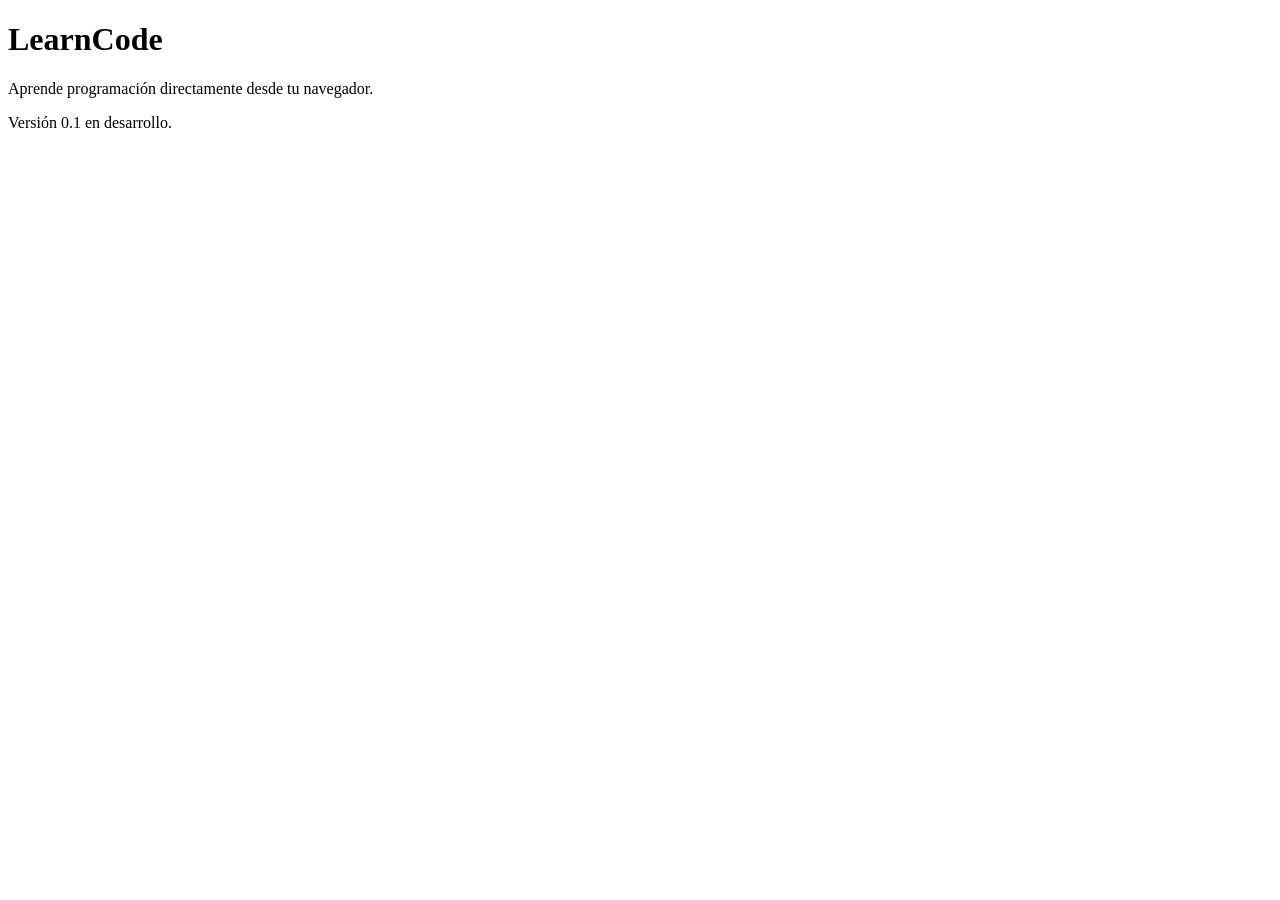
<file: index.html>
<!DOCTYPE html>
<html lang="es">
<head>
  <meta charset="UTF-8">
  <meta name="viewport" content="width=device-width, initial-scale=1.0">
  <title>LearnCode</title>
</head>
<body>
  <header>
    <h1>LearnCode</h1>
    <p>Aprende programación directamente desde tu navegador.</p>
  </header>
  <main>
    <p>Versión 0.1 en desarrollo.</p>
  </main>
</body>
</html>
</file>
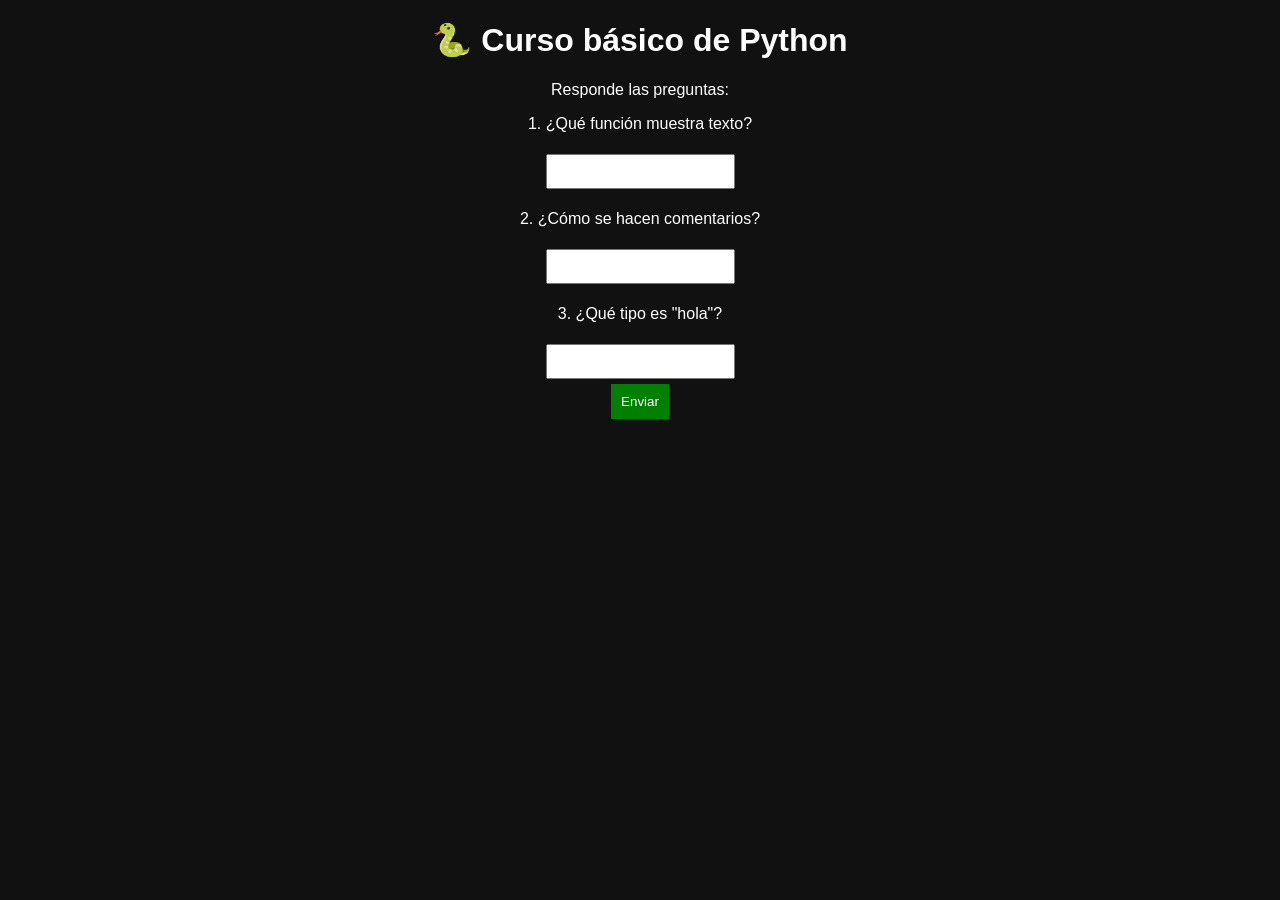
<file: templates/index.html>
<!DOCTYPE html>
<html>
<head>
    <title>Curso Python</title>
    <link rel="stylesheet" href="/static/style.css">
</head>
<body>

<h1>🐍 Curso básico de Python</h1>

<p>Responde las preguntas:</p>

<div>
    <p>1. ¿Qué función muestra texto?</p>
    <input id="q1">
</div>

<div>
    <p>2. ¿Cómo se hacen comentarios?</p>
    <input id="q2">
</div>

<div>
    <p>3. ¿Qué tipo es "hola"?</p>
    <input id="q3">
</div>

<button onclick="enviar()">Enviar</button>

<h2 id="resultado"></h2>

<script src="/static/script.js"></script>

</body>
</html>
</file>
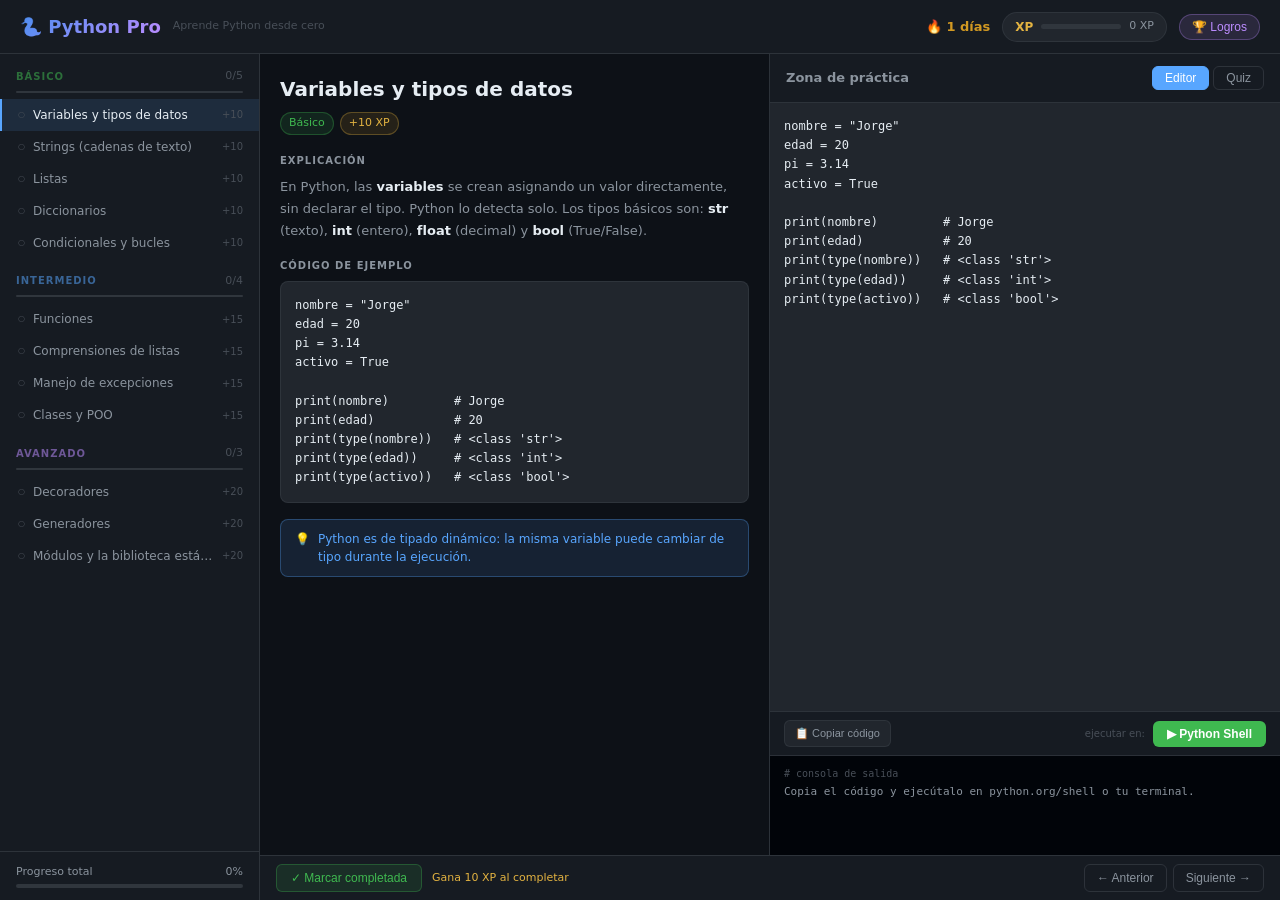
<file: python-pro.html>
<!DOCTYPE html>
<html lang="es">
<head>
<meta charset="UTF-8">
<meta name="viewport" content="width=device-width, initial-scale=1.0">
<title>Python Pro</title>
<style>
*{margin:0;padding:0;box-sizing:border-box}
:root{
  --bg:#0D1117;--s1:#161B22;--s2:#21262D;--s3:#30363D;
  --bd:rgba(48,54,61,0.9);
  --tx:#E6EDF3;--tm:#8B949E;--td:#484F58;
  --ac:#58A6FF;--acb:rgba(88,166,255,0.12);--acBd:rgba(88,166,255,0.3);
  --ok:#3FB950;--okb:rgba(63,185,80,0.12);--okBd:rgba(63,185,80,0.3);
  --wa:#D29922;--wab:rgba(210,153,34,0.12);
  --er:#F85149;--erb:rgba(248,81,73,0.12);
  --pu:#BC8CFF;--pub:rgba(188,140,255,0.12);--puBd:rgba(188,140,255,0.3);
  --ye:#E3B341;
  --r:8px;--sw:260px;
}
body{font-family:-apple-system,BlinkMacSystemFont,'Segoe UI',system-ui,sans-serif;background:var(--bg);color:var(--tx);height:100vh;overflow:hidden;font-size:14px;line-height:1.5}

/* Layout */
.app{display:grid;grid-template-columns:var(--sw) 1fr;grid-template-rows:54px 1fr;height:100vh}

/* Header */
.hdr{grid-column:1/-1;background:var(--s1);border-bottom:1px solid var(--bd);padding:0 20px;display:flex;align-items:center;justify-content:space-between}
.logo{font-size:18px;font-weight:700;background:linear-gradient(135deg,#4C8EF0,#BC8CFF);-webkit-background-clip:text;-webkit-text-fill-color:transparent;background-clip:text}
.hdr-stats{display:flex;align-items:center;gap:12px}
.xp-pill{display:flex;align-items:center;gap:8px;background:var(--s2);padding:5px 12px;border-radius:20px;border:1px solid var(--bd)}
.xp-lbl{color:var(--ye);font-weight:600;font-size:12px}
.xp-bar-w{width:80px;height:5px;background:var(--s3);border-radius:3px;overflow:hidden}
.xp-bar{height:100%;background:linear-gradient(90deg,#4C8EF0,#BC8CFF);border-radius:3px;transition:width .4s ease}
.streak{font-size:13px;color:var(--wa);font-weight:600}
.hdrbtn{padding:5px 12px;border-radius:20px;border:1px solid var(--puBd);background:var(--pub);color:var(--pu);font-size:12px;font-weight:500;cursor:pointer}

/* Sidebar */
.sb{background:var(--s1);border-right:1px solid var(--bd);overflow-y:auto;scrollbar-width:thin;scrollbar-color:var(--s3) transparent;display:flex;flex-direction:column}
.sb::-webkit-scrollbar{width:3px}.sb::-webkit-scrollbar-thumb{background:var(--s3)}
.sb-body{flex:1}
.cat-hdr{padding:14px 16px 6px;display:flex;justify-content:space-between;align-items:center}
.cat-ttl{font-size:10px;font-weight:600;text-transform:uppercase;letter-spacing:.1em;color:var(--tm)}
.cat-cnt{font-size:11px;color:var(--td)}
.cat-bar{height:2px;background:var(--s3);margin:0 16px 6px;border-radius:1px;overflow:hidden}
.cat-bar-f{height:100%;border-radius:1px;transition:width .4s}
.ls-item{padding:7px 16px;cursor:pointer;display:flex;align-items:center;gap:8px;border-left:2px solid transparent;transition:background .15s}
.ls-item:hover{background:var(--s2)}
.ls-item.active{background:var(--acb);border-left-color:var(--ac)}
.ls-dot{font-size:8px;color:var(--td);flex-shrink:0}
.ls-item.done .ls-dot{color:var(--ok)}
.ls-name{font-size:12px;color:var(--tm);flex:1;white-space:nowrap;overflow:hidden;text-overflow:ellipsis}
.ls-item.active .ls-name{color:var(--tx)}
.ls-xp{font-size:10px;color:var(--td)}
.sb-foot{padding:12px 16px;border-top:1px solid var(--bd)}
.tot-row{display:flex;justify-content:space-between;font-size:11px;color:var(--tm);margin-bottom:4px}
.tot-bar{height:4px;background:var(--s3);border-radius:2px;overflow:hidden}
.tot-fill{height:100%;background:linear-gradient(90deg,#3FB950,#58A6FF,#BC8CFF);border-radius:2px;transition:width .4s}

/* Right side */
.right{display:flex;flex-direction:column;overflow:hidden}
.panels{flex:1;display:grid;grid-template-columns:1fr 1fr;overflow:hidden}

/* Lesson panel */
.l-panel{padding:20px;overflow-y:auto;border-right:1px solid var(--bd);scrollbar-width:thin;scrollbar-color:var(--s3) transparent}
.l-panel::-webkit-scrollbar{width:3px}.l-panel::-webkit-scrollbar-thumb{background:var(--s3)}
.l-title{font-size:20px;font-weight:600;margin-bottom:8px}
.l-meta{display:flex;gap:6px;flex-wrap:wrap;margin-bottom:18px}
.pill{font-size:11px;padding:2px 8px;border-radius:20px;font-weight:500;border:1px solid}
.pill-ok{background:var(--okb);color:var(--ok);border-color:var(--okBd)}
.pill-ac{background:var(--acb);color:var(--ac);border-color:var(--acBd)}
.pill-pu{background:var(--pub);color:var(--pu);border-color:var(--puBd)}
.pill-ye{background:var(--wab);color:var(--ye);border-color:rgba(227,179,65,.3)}
.pill-done{background:var(--okb);color:var(--ok);border-color:var(--okBd)}
.sec-lbl{font-size:10px;font-weight:600;text-transform:uppercase;letter-spacing:.1em;color:var(--tm);margin-bottom:8px}
.l-exp{font-size:13px;line-height:1.7;color:var(--tm);margin-bottom:16px}
.l-exp strong{color:var(--tx)}
.code-block{background:var(--s2);border:1px solid var(--bd);border-radius:var(--r);padding:14px;font-family:'Fira Code','Cascadia Code','Consolas',monospace;font-size:12px;line-height:1.6;overflow-x:auto;white-space:pre;color:var(--tx);margin-bottom:16px}
.tip{background:var(--acb);border:1px solid var(--acBd);border-radius:var(--r);padding:10px 14px;font-size:12px;color:var(--ac);display:flex;gap:8px}

/* Practice panel */
.p-panel{display:flex;flex-direction:column;overflow:hidden}
.p-hdr{padding:12px 16px;border-bottom:1px solid var(--bd);background:var(--s1);display:flex;align-items:center;justify-content:space-between;flex-shrink:0}
.p-ttl{font-size:13px;font-weight:600;color:var(--tm)}
.tabs{display:flex;gap:4px}
.tab{padding:4px 12px;border-radius:6px;border:1px solid var(--bd);background:transparent;color:var(--tm);font-size:12px;cursor:pointer;transition:all .15s}
.tab:hover{background:var(--s2);color:var(--tx)}
.tab.on{background:var(--ac);color:#fff;border-color:var(--ac)}

/* Editor */
#ed-tab,#qz-tab{display:none;flex-direction:column;flex:1;overflow:hidden}
#ed-tab.on,#qz-tab.on{display:flex}
.code-ed{flex:1;padding:14px;font-family:'Fira Code','Cascadia Code','Consolas',monospace;font-size:12px;line-height:1.6;background:var(--s2);border:none;color:var(--tx);resize:none;outline:none}
.ed-foot{padding:8px 14px;border-top:1px solid var(--bd);background:var(--s1);display:flex;align-items:center;justify-content:space-between;flex-shrink:0}
.run-btn{padding:6px 14px;background:var(--ok);color:#fff;border:none;border-radius:6px;font-size:12px;font-weight:600;cursor:pointer;display:flex;align-items:center;gap:5px;transition:opacity .15s}
.run-btn:hover{opacity:.85}
.cp-btn{padding:6px 10px;background:var(--s2);color:var(--tm);border:1px solid var(--bd);border-radius:6px;font-size:11px;cursor:pointer;transition:all .15s}
.cp-btn:hover{color:var(--tx)}
.out{height:100px;background:#010409;border-top:1px solid var(--bd);padding:10px 14px;font-family:'Fira Code',monospace;font-size:11px;overflow-y:auto;flex-shrink:0}
.out-prompt{color:var(--td);margin-bottom:3px;font-size:10px}

/* Quiz */
.qz-wrap{flex:1;overflow-y:auto;padding:16px;scrollbar-width:thin;scrollbar-color:var(--s3) transparent}
.qz-wrap::-webkit-scrollbar{width:3px}.qz-wrap::-webkit-scrollbar-thumb{background:var(--s3)}
.qz-hdr{margin-bottom:16px}
.qz-ttl{font-size:14px;font-weight:600;margin-bottom:2px}
.qz-sub{font-size:11px;color:var(--tm)}
.q-block{margin-bottom:14px;background:var(--s2);border:1px solid var(--bd);border-radius:var(--r);padding:14px}
.q-num{font-size:10px;color:var(--td);margin-bottom:4px}
.q-txt{font-size:13px;font-weight:500;margin-bottom:10px}
.opts{display:flex;flex-direction:column;gap:5px}
.opt{padding:8px 12px;background:var(--s1);border:1px solid var(--bd);border-radius:6px;color:var(--tm);font-size:12px;cursor:pointer;text-align:left;display:flex;align-items:center;gap:8px;transition:all .15s}
.opt:hover:not(:disabled){border-color:var(--acBd);color:var(--tx);background:var(--acb)}
.opt.sel{border-color:var(--acBd);color:var(--ac);background:var(--acb)}
.opt.correct{border-color:var(--okBd);background:var(--okb);color:var(--ok)}
.opt.wrong{border-color:rgba(248,81,73,.3);background:var(--erb);color:var(--er)}
.opt-l{width:20px;height:20px;border-radius:50%;background:var(--s3);display:flex;align-items:center;justify-content:center;font-size:10px;font-weight:600;flex-shrink:0}
.opt.correct .opt-l{background:var(--ok);color:#fff}
.opt.wrong .opt-l{background:var(--er);color:#fff}
.opt.sel .opt-l{background:var(--ac);color:#fff}
.qz-res{margin-top:12px;padding:14px;border-radius:var(--r);text-align:center}
.qz-res.perfect{background:var(--okb);border:1px solid var(--okBd)}
.qz-res.good{background:var(--acb);border:1px solid var(--acBd)}
.qz-res.poor{background:var(--wab);border:1px solid rgba(210,153,34,.3)}
.res-score{font-size:26px;font-weight:700;margin-bottom:2px}
.qz-res.perfect .res-score{color:var(--ok)}
.qz-res.good .res-score{color:var(--ac)}
.qz-res.poor .res-score{color:var(--wa)}
.res-msg{font-size:12px;color:var(--tm);margin-bottom:8px}
.res-xp{font-size:12px;font-weight:600;color:var(--ye);margin-bottom:10px}
.res-btns{display:flex;gap:8px;justify-content:center;flex-wrap:wrap}

/* Buttons */
.btn-p{padding:7px 16px;background:linear-gradient(135deg,#4C8EF0,#7B5CF0);color:#fff;border:none;border-radius:6px;font-size:12px;font-weight:600;cursor:pointer;transition:opacity .15s}
.btn-p:hover{opacity:.9}
.btn-g{padding:7px 14px;background:transparent;color:var(--tm);border:1px solid var(--bd);border-radius:6px;font-size:12px;cursor:pointer;transition:all .15s}
.btn-g:hover{color:var(--tx);background:var(--s2)}

/* Bottom bar */
.bot{padding:8px 16px;border-top:1px solid var(--bd);background:var(--s1);display:flex;align-items:center;justify-content:space-between;flex-shrink:0}
.mk-btn{padding:6px 14px;border-radius:6px;border:1px solid var(--okBd);background:var(--okb);color:var(--ok);font-size:12px;font-weight:500;cursor:pointer;transition:all .15s}
.mk-btn.done{background:var(--ok);color:#fff;border-color:var(--ok)}
.nav-btns{display:flex;gap:6px}
.nav-btn{padding:6px 12px;border-radius:6px;border:1px solid var(--bd);background:transparent;color:var(--tm);font-size:12px;cursor:pointer;transition:all .15s}
.nav-btn:hover{color:var(--tx);background:var(--s2)}

/* Toast */
.toast{position:fixed;top:64px;right:20px;background:var(--s2);border:1px solid var(--bd);border-radius:12px;padding:14px 18px;max-width:260px;z-index:1000;opacity:0;transform:translateY(-8px);transition:all .3s;pointer-events:none;box-shadow:0 8px 24px rgba(0,0,0,.5)}
.toast.show{opacity:1;transform:translateY(0)}
.t-ico{font-size:24px;margin-bottom:4px}
.t-lbl{font-size:10px;text-transform:uppercase;letter-spacing:.08em;color:var(--ye);font-weight:600}
.t-name{font-size:14px;font-weight:600}
.t-desc{font-size:11px;color:var(--tm);margin-top:2px}

/* Badges modal */
.ov{position:fixed;inset:0;background:rgba(0,0,0,.75);z-index:500;display:flex;align-items:center;justify-content:center;opacity:0;pointer-events:none;transition:opacity .2s}
.ov.show{opacity:1;pointer-events:all}
.modal{background:var(--s1);border:1px solid var(--bd);border-radius:16px;padding:24px;width:460px;max-height:80vh;overflow-y:auto;scrollbar-width:thin;scrollbar-color:var(--s3) transparent}
.modal::-webkit-scrollbar{width:3px}.modal::-webkit-scrollbar-thumb{background:var(--s3)}
.m-hdr{display:flex;justify-content:space-between;align-items:center;margin-bottom:4px}
.m-ttl{font-size:17px;font-weight:600}
.m-sub{font-size:12px;color:var(--tm);margin-bottom:18px}
.bdg-grid{display:grid;grid-template-columns:repeat(3,1fr);gap:10px}
.bdg-card{background:var(--s2);border:1px solid var(--bd);border-radius:10px;padding:14px 10px;text-align:center}
.bdg-card.earned{border-color:var(--ye);background:rgba(227,179,65,.08)}
.bdg-card.locked{opacity:.35;filter:grayscale(1)}
.bdg-ico{font-size:26px;margin-bottom:6px}
.bdg-n{font-size:11px;font-weight:600;color:var(--tx);margin-bottom:2px}
.bdg-d{font-size:10px;color:var(--tm)}
.bdg-ok{font-size:9px;color:var(--ye);margin-top:4px}

/* scrollbars */
::-webkit-scrollbar{width:3px}::-webkit-scrollbar-thumb{background:var(--s3);border-radius:2px}
</style>
</head>
<body>
<div class="app">

<!-- Header -->
<header class="hdr">
  <div style="display:flex;align-items:center;gap:12px">
    <div class="logo">🐍 Python Pro</div>
    <span style="font-size:11px;color:var(--td)">Aprende Python desde cero</span>
  </div>
  <div class="hdr-stats">
    <span class="streak">🔥 <span id="streak-n">0</span> días</span>
    <div class="xp-pill">
      <span class="xp-lbl">XP</span>
      <div class="xp-bar-w"><div class="xp-bar" id="xp-bar" style="width:0%"></div></div>
      <span id="xp-val" style="font-size:11px;color:var(--tm)">0</span>
    </div>
    <button class="hdrbtn" onclick="toggleBadges()">🏆 Logros</button>
  </div>
</header>

<!-- Sidebar -->
<aside class="sb">
  <div class="sb-body" id="sb-body"></div>
  <div class="sb-foot">
    <div class="tot-row"><span>Progreso total</span><span id="tot-pct">0%</span></div>
    <div class="tot-bar"><div class="tot-fill" id="tot-fill" style="width:0%"></div></div>
  </div>
</aside>

<!-- Right side -->
<div class="right">
  <div class="panels">

    <!-- Lesson -->
    <div class="l-panel" id="l-panel"></div>

    <!-- Practice -->
    <div class="p-panel">
      <div class="p-hdr">
        <span class="p-ttl">Zona de práctica</span>
        <div class="tabs">
          <button class="tab on" id="tab-ed" onclick="switchTab('ed')">Editor</button>
          <button class="tab" id="tab-qz" onclick="switchTab('qz')">Quiz</button>
        </div>
      </div>

      <!-- Editor tab -->
      <div id="ed-tab" class="on">
        <textarea class="code-ed" id="code-ed" spellcheck="false"></textarea>
        <div class="ed-foot">
          <button class="cp-btn" onclick="copyCode()">📋 Copiar código</button>
          <div style="display:flex;gap:8px;align-items:center">
            <span style="font-size:10px;color:var(--td)">ejecutar en:</span>
            <button class="run-btn" onclick="openShell()">▶ Python Shell</button>
          </div>
        </div>
        <div class="out">
          <div class="out-prompt"># consola de salida</div>
          <div id="out-txt" style="color:var(--tm);font-size:11px">Copia el código arriba y ejecútalo en python.org/shell o tu terminal.</div>
        </div>
      </div>

      <!-- Quiz tab -->
      <div id="qz-tab">
        <div class="qz-wrap" id="qz-wrap"></div>
      </div>
    </div>
  </div>

  <!-- Bottom bar -->
  <div class="bot">
    <div style="display:flex;gap:10px;align-items:center">
      <button class="mk-btn" id="mk-btn" onclick="toggleComplete()">✓ Marcar completada</button>
      <span id="xp-hint" style="font-size:11px;color:var(--ye)"></span>
    </div>
    <div class="nav-btns">
      <button class="nav-btn" onclick="prevLesson()">← Anterior</button>
      <button class="nav-btn" onclick="nextLesson()">Siguiente →</button>
    </div>
  </div>
</div>
</div>

<!-- Toast -->
<div class="toast" id="toast">
  <div class="t-ico" id="t-ico"></div>
  <div class="t-lbl">🎖 Nuevo logro desbloqueado</div>
  <div class="t-name" id="t-name"></div>
  <div class="t-desc" id="t-desc"></div>
</div>

<!-- Badges modal -->
<div class="ov" id="ov" onclick="closeOvIfOut(event)">
  <div class="modal">
    <div class="m-hdr">
      <div class="m-ttl">Logros</div>
      <button onclick="toggleBadges()" style="background:none;border:none;color:var(--tm);font-size:20px;cursor:pointer">×</button>
    </div>
    <div class="m-sub" id="m-sub">…</div>
    <div class="bdg-grid" id="bdg-grid"></div>
  </div>
</div>

<script>
const LS = [
  {id:1,cat:'basico',cl:'Básico',xp:10,
   title:'Variables y tipos de datos',
   exp:'En Python, las <strong>variables</strong> se crean asignando un valor directamente, sin declarar el tipo. Python lo detecta solo. Los tipos básicos son: <strong>str</strong> (texto), <strong>int</strong> (entero), <strong>float</strong> (decimal) y <strong>bool</strong> (True/False).',
   code:'nombre = "Jorge"\nedad = 20\npi = 3.14\nactivo = True\n\nprint(nombre)         # Jorge\nprint(edad)           # 20\nprint(type(nombre))   # <class \'str\'>\nprint(type(edad))     # <class \'int\'>\nprint(type(activo))   # <class \'bool\'>',
   tip:'Python es de tipado dinámico: la misma variable puede cambiar de tipo durante la ejecución.',
   quiz:[
     {q:'¿Cuál es el tipo de `nombre = "Jorge"`?',opts:['int','str','bool','float'],a:1},
     {q:'¿Cómo se imprime texto en Python?',opts:['console.log("Hola")','echo("Hola")','print("Hola")','System.out.println("Hola")'],a:2},
     {q:'¿Qué función devuelve el tipo de una variable?',opts:['typeof()','type()','getType()','kind()'],a:1}
   ]},
  {id:2,cat:'basico',cl:'Básico',xp:10,
   title:'Strings (cadenas de texto)',
   exp:'Los <strong>strings</strong> son cadenas de texto entre comillas. Los <strong>f-strings</strong> (f"...") permiten insertar variables directamente con <strong>{}</strong>. Python incluye métodos muy útiles como <strong>upper()</strong>, <strong>lower()</strong>, <strong>replace()</strong> y <strong>split()</strong>.',
   code:'nombre = "Jorge"\nciudad = "Madrid"\n\n# F-string (formato moderno)\nmensaje = f"Hola, {nombre}! Vives en {ciudad}"\nprint(mensaje)\n\n# Métodos de string\nprint(nombre.upper())           # JORGE\nprint(nombre.lower())           # jorge\nprint(len(nombre))              # 5\nprint(nombre.replace("J","G"))  # Gorge\nprint("  hola  ".strip())       # hola',
   tip:'Los f-strings (Python 3.6+) son la forma más moderna y legible de formatear strings.',
   quiz:[
     {q:'¿Qué devuelve `"python".upper()`?',opts:['python','PYTHON','Python','Error'],a:1},
     {q:'¿Cómo obtienes la longitud de "Hola"?',opts:['size("Hola")','\"Hola\".length','len("Hola")','count("Hola")'],a:2},
     {q:'¿Qué símbolo va antes de las comillas en un f-string?',opts:['s','f','t','p'],a:1}
   ]},
  {id:3,cat:'basico',cl:'Básico',xp:10,
   title:'Listas',
   exp:'Las <strong>listas</strong> guardan colecciones ordenadas. Se crean con <strong>[]</strong> y los índices empiezan en <strong>0</strong>. Los índices negativos cuentan desde el final (<strong>-1</strong> es el último). Puedes añadir, eliminar, ordenar y rebanar listas fácilmente.',
   code:'numeros = [1, 2, 3, 4, 5]\nnombres = ["Ana", "Luis", "Marta"]\n\nprint(numeros[0])    # 1  (primero)\nprint(nombres[-1])   # Marta (último)\nprint(numeros[1:3])  # [2, 3] (slice)\n\n# Modificar\nnumeros.append(6)    # añade al final\nnumeros.insert(0, 0) # inserta en pos 0\nnumeros.remove(3)    # elimina valor 3\nnumeros.sort()       # ordena\nprint(len(numeros))  # longitud',
   tip:'Los índices negativos: -1 = último, -2 = penúltimo. Los slices [start:end] son muy potentes.',
   quiz:[
     {q:'¿Cuál es el índice del primer elemento de una lista?',opts:['1','-1','0','None'],a:2},
     {q:'¿Qué hace `lista.append(x)`?',opts:['Elimina x','Añade x al final','Busca x','Ordena la lista'],a:1},
     {q:'¿Cómo se crea una lista vacía?',opts:['{}','()','[]','<>'],a:2}
   ]},
  {id:4,cat:'basico',cl:'Básico',xp:10,
   title:'Diccionarios',
   exp:'Los <strong>diccionarios</strong> almacenan pares <strong>clave: valor</strong>. Se crean con <strong>{}</strong>. Son ideales para datos estructurados. Puedes acceder con <strong>dict["clave"]</strong> o con <strong>.get()</strong> para evitar errores si la clave no existe.',
   code:'persona = {\n    "nombre": "Jorge",\n    "edad": 20,\n    "ciudad": "Madrid"\n}\n\nprint(persona["nombre"])         # Jorge\nprint(persona.get("edad"))       # 20\nprint(persona.get("pais","ES"))  # ES (default)\n\npersona["edad"] = 21             # modificar\npersona["pais"] = "España"       # añadir\ndel persona["ciudad"]            # eliminar\n\nfor clave, valor in persona.items():\n    print(f"{clave}: {valor}")',
   tip:'Usa `.get("clave", "default")` para acceder sin riesgo. Si la clave no existe, devuelve el valor por defecto.',
   quiz:[
     {q:'¿Cómo se crean los diccionarios en Python?',opts:['con []','con ()','con {}','con <>'],a:2},
     {q:'¿Cómo accedes al valor de la clave "nombre"?',opts:['dict.nombre','dict["nombre"]','dict{nombre}','dict(nombre)'],a:1},
     {q:'¿Qué método devuelve pares clave-valor?',opts:['pairs()','keys()','values()','items()'],a:3}
   ]},
  {id:5,cat:'basico',cl:'Básico',xp:10,
   title:'Condicionales y bucles',
   exp:'Los <strong>condicionales</strong> (if/elif/else) ejecutan código según condiciones. Los <strong>bucles for</strong> iteran sobre rangos o colecciones. Los <strong>bucles while</strong> repiten mientras se cumpla una condición. <strong>break</strong> sale del bucle, <strong>continue</strong> salta la iteración.',
   code:'# Condicional\nedad = 20\nif edad >= 18:\n    print("Mayor de edad")\nelif edad >= 13:\n    print("Adolescente")\nelse:\n    print("Niño")\n\n# Bucle for con range\nfor i in range(5):        # 0,1,2,3,4\n    print(f"i = {i}")\n\n# Iterar lista\nfrutas = ["manzana","pera","uva"]\nfor fruta in frutas:\n    print(fruta.upper())\n\n# While\nn = 0\nwhile n < 3:\n    n += 1\n    print(n)',
   tip:'range(inicio, fin, paso) — por ejemplo range(0,10,2) da: 0, 2, 4, 6, 8.',
   quiz:[
     {q:'¿Cómo se itera exactamente 5 veces con for?',opts:['for i in 5:','for i in range(5):','for i = 0 to 5:','repeat(5):'],a:1},
     {q:'`range(3)` genera los valores:',opts:['[1,2,3]','[0,1,2]','[0,1,2,3]','[1,2]'],a:1},
     {q:'¿Qué hace `break` dentro de un bucle?',opts:['Pausa el bucle','Sale del bucle completamente','Continúa al siguiente paso','Reinicia el bucle'],a:1}
   ]},
  {id:6,cat:'intermedio',cl:'Intermedio',xp:15,
   title:'Funciones',
   exp:'Las <strong>funciones</strong> son bloques de código reutilizables definidos con <strong>def</strong>. Devuelven valores con <strong>return</strong>. Pueden tener <strong>parámetros por defecto</strong> y devolver <strong>múltiples valores</strong>. Son la base de la programación modular.',
   code:'# Función básica\ndef saludar(nombre):\n    return f"Hola, {nombre}!"\n\nprint(saludar("Jorge"))\n\n# Parámetro por defecto\ndef potencia(base, exp=2):\n    return base ** exp\n\nprint(potencia(3))      # 9\nprint(potencia(2, 10))  # 1024\n\n# Múltiples valores de retorno\ndef min_max(lista):\n    return min(lista), max(lista)\n\nminimo, maximo = min_max([3, 1, 5, 2])\nprint(f"min={minimo}, max={maximo}")\n\n# Función lambda (anónima)\ndoble = lambda x: x * 2\nprint(doble(5))  # 10',
   tip:'Una función debe hacer una sola cosa y hacerla bien. Eso se llama principio de responsabilidad única.',
   quiz:[
     {q:'¿Qué palabra clave define una función?',opts:['function','def','fun','func'],a:1},
     {q:'¿Cómo devuelve un valor una función?',opts:['send','output','return','give'],a:2},
     {q:'¿Qué son los parámetros de una función?',opts:['El código dentro','El nombre de la función','Los valores que recibe','El resultado'],a:2}
   ]},
  {id:7,cat:'intermedio',cl:'Intermedio',xp:15,
   title:'Comprensiones de listas',
   exp:'Las <strong>comprensiones de lista</strong> crean listas de forma compacta en una sola línea. Son más rápidas y pythónicas que un bucle for equivalente. También puedes añadir <strong>condiciones</strong> para filtrar y trabajar con <strong>comprensiones de diccionario</strong>.',
   code:'# Forma tradicional (for)\ncuadrados = []\nfor x in range(6):\n    cuadrados.append(x**2)\n\n# Comprensión de lista (equivalente, más elegante)\ncuadrados = [x**2 for x in range(6)]\nprint(cuadrados)  # [0,1,4,9,16,25]\n\n# Con condición (filtro)\npares = [x for x in range(10) if x % 2 == 0]\nprint(pares)  # [0,2,4,6,8]\n\n# Con transformación\nnombres = ["ana","luis","marta"]\nen_mayus = [n.upper() for n in nombres]\nprint(en_mayus)\n\n# Comprensión de diccionario\ncuadrados_d = {x: x**2 for x in range(5)}\nprint(cuadrados_d)',
   tip:'Si la comprensión tiene más de 2 condiciones o transformaciones, un for normal es más legible.',
   quiz:[
     {q:'¿Qué devuelve `[x*2 for x in [1,2,3]]`?',opts:['[1,2,3]','[2,4,6]','[0,2,4]','Error'],a:1},
     {q:'¿Cómo filtras elementos en una comprensión?',opts:['No es posible','Añadiendo if al final','Usando when','Usando filter='],a:1},
     {q:'Las comprensiones de lista son más _____ que un for equivalente:',opts:['Lentas','Rápidas y concisas','Exactamente igual','Menos legibles siempre'],a:1}
   ]},
  {id:8,cat:'intermedio',cl:'Intermedio',xp:15,
   title:'Manejo de excepciones',
   exp:'Las <strong>excepciones</strong> son errores en tiempo de ejecución. Con <strong>try/except</strong> puedes capturarlas sin que el programa se detenga. Usa <strong>finally</strong> para código que siempre se ejecuta y <strong>raise</strong> para lanzar errores propios.',
   code:'# try/except básico\ntry:\n    resultado = 10 / 0\nexcept ZeroDivisionError:\n    print("Error: división por cero")\n\n# Múltiples excepciones + finally\ntry:\n    numero = int("abc")\nexcept ValueError as e:\n    print(f"Valor inválido: {e}")\nexcept TypeError:\n    print("Tipo incorrecto")\nfinally:\n    print("Esto SIEMPRE se ejecuta")\n\n# Lanzar excepción propia\ndef dividir(a, b):\n    if b == 0:\n        raise ValueError("No se puede dividir por cero")\n    return a / b\n\ntry:\n    print(dividir(10, 0))\nexcept ValueError as e:\n    print(e)',
   tip:'Nunca uses `except:` sin especificar el tipo — capturaría todos los errores, incluso los críticos del sistema.',
   quiz:[
     {q:'¿Qué bloque captura los errores en Python?',opts:['catch','except','error','handle'],a:1},
     {q:'¿Qué bloque se ejecuta siempre, haya error o no?',opts:['always','done','finally','end'],a:2},
     {q:'¿Qué excepción lanza `10 / 0`?',opts:['ValueError','TypeError','ZeroDivisionError','MathError'],a:2}
   ]},
  {id:9,cat:'intermedio',cl:'Intermedio',xp:15,
   title:'Clases y POO',
   exp:'Las <strong>clases</strong> son plantillas para crear objetos que agrupan <strong>atributos</strong> (datos) y <strong>métodos</strong> (funciones). <strong>__init__</strong> se ejecuta al crear el objeto. <strong>self</strong> referencia al objeto actual. La <strong>herencia</strong> permite reutilizar código entre clases.',
   code:'class Persona:\n    def __init__(self, nombre, edad):\n        self.nombre = nombre\n        self.edad = edad\n    \n    def presentarse(self):\n        return f"Soy {self.nombre}, tengo {self.edad} años"\n    \n    def cumpleaños(self):\n        self.edad += 1\n        return f"Ahora tengo {self.edad}"\n\n# Crear objeto\nj = Persona("Jorge", 20)\nprint(j.presentarse())\nprint(j.cumpleaños())\n\n# Herencia\nclass Estudiante(Persona):\n    def __init__(self, nombre, edad, carrera):\n        super().__init__(nombre, edad)  # llama a Persona.__init__\n        self.carrera = carrera\n    \n    def presentarse(self):  # override\n        return f"{super().presentarse()}, estudio {self.carrera}"\n\ne = Estudiante("Ana", 19, "Informática")\nprint(e.presentarse())',
   tip:'self es el primer parámetro de todo método de instancia. Python lo pasa automáticamente al llamar el método.',
   quiz:[
     {q:'¿Qué método se ejecuta automáticamente al crear un objeto?',opts:['__create__','__new__','__init__','__start__'],a:2},
     {q:'¿Qué representa `self` dentro de un método?',opts:['La clase en sí','El objeto actual (instancia)','El módulo padre','El constructor global'],a:1},
     {q:'¿Cómo hereda una clase en Python?',opts:['class Hijo extends Padre:','class Hijo(Padre):','class Hijo inherits Padre:','class Hijo: extends Padre'],a:1}
   ]},
  {id:10,cat:'avanzado',cl:'Avanzado',xp:20,
   title:'Decoradores',
   exp:'Los <strong>decoradores</strong> modifican o envuelven funciones sin tocar su código. Se aplican con <strong>@</strong>. Son funciones que reciben una función y devuelven otra. Muy usados para logging, caché, autenticación y validación.',
   code:'# Decorador básico\ndef mi_decorador(func):\n    def wrapper(*args, **kwargs):\n        print(f"→ Llamando a {func.__name__}")\n        resultado = func(*args, **kwargs)\n        print(f"← {func.__name__} terminó")\n        return resultado\n    return wrapper\n\n@mi_decorador\ndef saludar(nombre):\n    return f"Hola, {nombre}!"\n\nprint(saludar("Jorge"))\n# → Llamando a saludar\n# ← saludar terminó\n# Hola, Jorge!\n\n# Decorador con parámetros\ndef repetir(n):\n    def decorador(func):\n        def wrapper(*args, **kwargs):\n            for _ in range(n):\n                func(*args, **kwargs)\n        return wrapper\n    return decorador\n\n@repetir(3)\ndef hola():\n    print("¡Hola!")',
   tip:'Los decoradores integrados más usados son @property, @staticmethod, @classmethod y @functools.lru_cache.',
   quiz:[
     {q:'¿Qué símbolo se usa para aplicar un decorador?',opts:['#','@','$','&'],a:1},
     {q:'¿Qué envuelve un decorador?',opts:['Módulos','Clases','Funciones','Variables'],a:2},
     {q:'¿Cómo se llama convencionalmente la función interna de un decorador?',opts:['inner','closure','wrapper','wrap'],a:2}
   ]},
  {id:11,cat:'avanzado',cl:'Avanzado',xp:20,
   title:'Generadores',
   exp:'Los <strong>generadores</strong> producen valores de uno en uno usando <strong>yield</strong>. No cargan todos los datos en memoria, lo que los hace ideales para secuencias grandes o infinitas. Son más eficientes que las listas cuando no necesitas todos los valores a la vez.',
   code:'# Generador simple\ndef contador(limite):\n    i = 0\n    while i < limite:\n        yield i        # produce un valor y pausa\n        i += 1\n\n# Iterar con for\nfor v in contador(5):\n    print(v)           # 0, 1, 2, 3, 4\n\n# Obtener valores uno a uno\ngen = contador(3)\nprint(next(gen))   # 0\nprint(next(gen))   # 1\nprint(next(gen))   # 2\n# next(gen) → StopIteration\n\n# Expresión generadora (como comprensión)\ncuadrados = (x**2 for x in range(10))\nprint(next(cuadrados))  # 0\nprint(next(cuadrados))  # 1\n\n# Suma sin cargar todo en memoria\ntotal = sum(x**2 for x in range(1_000_000))',
   tip:'Un generador con yield nunca carga todos los datos en memoria. Perfecto para procesar archivos grandes.',
   quiz:[
     {q:'¿Qué palabra clave se usa en un generador en lugar de return?',opts:['send','yield','give','next'],a:1},
     {q:'¿Cómo obtienes el siguiente valor de un generador?',opts:['gen.get()','next(gen)','gen.next()','get(gen)'],a:1},
     {q:'¿Cuál es la ventaja principal de los generadores?',opts:['Son más rápidos siempre','Eficiencia de memoria','Son más fáciles de escribir','Pueden retornar múltiples tipos'],a:1}
   ]},
  {id:12,cat:'avanzado',cl:'Avanzado',xp:20,
   title:'Módulos y la biblioteca estándar',
   exp:'Los <strong>módulos</strong> son archivos Python importables. Python incluye una enorme <strong>biblioteca estándar</strong>: math, datetime, random, os, json, etc. Los <strong>paquetes de terceros</strong> se instalan con <strong>pip</strong>. Puedes crear tus propios módulos guardando archivos .py.',
   code:'# Importar módulo completo\nimport math\nprint(math.sqrt(16))     # 4.0\nprint(math.pi)           # 3.14159...\nprint(math.ceil(4.2))    # 5\n\n# Importar solo lo necesario\nfrom datetime import datetime, timedelta\nahora = datetime.now()\nmañana = ahora + timedelta(days=1)\nprint(ahora.strftime("%d/%m/%Y %H:%M"))\n\n# Módulo random\nimport random\nn = random.randint(1, 10)\nelem = random.choice(["a", "b", "c"])\nrandom.shuffle([1, 2, 3])  # mezcla in-place\n\n# Módulo os\nimport os\nprint(os.getcwd())         # directorio actual\nprint(os.listdir("."))     # archivos en .\n\n# JSON\nimport json\ndata = {"nombre": "Jorge", "edad": 20}\njson_str = json.dumps(data, indent=2)\nprint(json_str)',
   tip:'Para instalar paquetes de terceros: `pip install nombre-paquete` en tu terminal. Para proyectos usa entornos virtuales (venv).',
   quiz:[
     {q:'¿Cómo importas el módulo math completo?',opts:['use math','include math','import math','require math'],a:2},
     {q:'¿Cómo importas solo `sqrt` del módulo math?',opts:['import math.sqrt','from math import sqrt','use math.sqrt','get sqrt from math'],a:1},
     {q:'¿Qué módulo usarías para trabajar con fechas y horas?',opts:['time','date','datetime','calendar'],a:2}
   ]}
];

const BADGES = [
  {id:'first',ico:'🐍',name:'Primera línea',desc:'Completa tu primera lección',fn:p=>p.done.length>=1},
  {id:'quiz1',ico:'🎯',name:'Primera diana',desc:'Completa un quiz perfecto',fn:p=>p.pq>=1},
  {id:'basico',ico:'⭐',name:'Básico dominado',desc:'Completa todas las lecciones básicas',fn:p=>LS.filter(l=>l.cat==='basico').every(l=>p.done.includes(l.id))},
  {id:'streak3',ico:'🔥',name:'En racha',desc:'3 días seguidos estudiando',fn:p=>p.streak>=3},
  {id:'quiz5',ico:'💫',name:'Certero',desc:'5 quizzes perfectos',fn:p=>p.pq>=5},
  {id:'intermedio',ico:'🔵',name:'Intermedio',desc:'Completa todas las lecciones intermedias',fn:p=>LS.filter(l=>l.cat==='intermedio').every(l=>p.done.includes(l.id))},
  {id:'avanzado',ico:'💜',name:'Avanzado',desc:'Completa todas las lecciones avanzadas',fn:p=>LS.filter(l=>l.cat==='avanzado').every(l=>p.done.includes(l.id))},
  {id:'xp300',ico:'⚡',name:'300 XP',desc:'Acumula 300 XP',fn:p=>p.xp>=300},
  {id:'master',ico:'🏆',name:'Maestro Python',desc:'Completa TODAS las lecciones',fn:p=>p.done.length>=LS.length},
  {id:'quiz10',ico:'🧠',name:'Quiz Master',desc:'10 quizzes perfectos',fn:p=>p.pq>=10},
  {id:'speed',ico:'⚡',name:'Veloz',desc:'Completa 5 lecciones en un día',fn:p=>p.todayDone>=5},
  {id:'xp500',ico:'🌟',name:'500 XP',desc:'Acumula 500 XP',fn:p=>p.xp>=500},
];

let st = {
  done:[],xp:0,streak:0,lastDay:null,pq:0,
  earnedBadges:[],cur:1,ans:{},sub:{},todayDone:0,todayDate:null
};
let activeTab = 'ed';

function save(){localStorage.setItem('pyp2',JSON.stringify(st))}
function load(){
  try{const s=localStorage.getItem('pyp2');if(s)st={...st,...JSON.parse(s)}}catch(e){}
  const today=new Date().toDateString();
  if(st.lastDay!==today){
    const yest=new Date();yest.setDate(yest.getDate()-1);
    st.streak=(st.lastDay===yest.toDateString())?(st.streak||0)+1:1;
    st.lastDay=today;
    if(st.todayDate!==today){st.todayDone=0;st.todayDate=today}
    save();
  }
}
function cur(){return LS.find(l=>l.id===st.cur)||LS[0]}

function renderSB(){
  const cats=[{k:'basico',l:'Básico',c:'#3FB950'},{k:'intermedio',l:'Intermedio',c:'#58A6FF'},{k:'avanzado',l:'Avanzado',c:'#BC8CFF'}];
  let h='';
  cats.forEach(cat=>{
    const cl=LS.filter(l=>l.cat===cat.k);
    const done=cl.filter(l=>st.done.includes(l.id)).length;
    const pct=Math.round(done/cl.length*100);
    h+=`<div class="cat-hdr"><span class="cat-ttl" style="color:${cat.c}88">${cat.l}</span><span class="cat-cnt">${done}/${cl.length}</span></div>
    <div class="cat-bar"><div class="cat-bar-f" style="width:${pct}%;background:${cat.c}"></div></div>`;
    cl.forEach(l=>{
      const isA=l.id===st.cur,isDone=st.done.includes(l.id);
      h+=`<div class="ls-item${isA?' active':''}${isDone?' done':''}" onclick="selLesson(${l.id})">
        <span class="ls-dot">${isDone?'●':'○'}</span>
        <span class="ls-name">${l.title}</span>
        <span class="ls-xp">+${l.xp}</span>
      </div>`;
    });
  });
  document.getElementById('sb-body').innerHTML=h;
}

function renderLesson(){
  const l=cur();
  const isDone=st.done.includes(l.id);
  const cpill=l.cat==='basico'?'pill-ok':l.cat==='intermedio'?'pill-ac':'pill-pu';
  document.getElementById('l-panel').innerHTML=`
    <div style="margin-bottom:18px">
      <div class="l-title">${l.title}</div>
      <div class="l-meta">
        <span class="pill ${cpill}">${l.cl}</span>
        <span class="pill pill-ye">+${l.xp} XP</span>
        ${isDone?'<span class="pill pill-done">✓ Completada</span>':''}
      </div>
    </div>
    <div style="margin-bottom:16px">
      <div class="sec-lbl">Explicación</div>
      <p class="l-exp">${l.exp}</p>
    </div>
    <div style="margin-bottom:16px">
      <div class="sec-lbl">Código de ejemplo</div>
      <div class="code-block">${l.code.replace(/</g,'&lt;').replace(/>/g,'&gt;')}</div>
    </div>
    <div class="tip"><span>💡</span><span>${l.tip}</span></div>
  `;
  document.getElementById('code-ed').value=l.code;
  const mb=document.getElementById('mk-btn');
  mb.textContent=isDone?'✓ Completada':'✓ Marcar completada';
  mb.className='mk-btn'+(isDone?' done':'');
  document.getElementById('xp-hint').textContent=isDone?'':`Gana ${l.xp} XP al completar`;
  document.getElementById('out-txt').textContent='Copia el código y ejecútalo en python.org/shell o tu terminal.';
  document.getElementById('out-txt').style.color='var(--tm)';
  renderQuiz();
}

function renderQuiz(){
  const l=cur(),sub=st.sub[l.id],answers=st.ans[l.id]||{};
  const letters=['A','B','C','D'];
  let h=`<div class="qz-hdr">
    <div class="qz-ttl">Quiz: ${l.title}</div>
    <div class="qz-sub">${sub?'Resultados':'3 preguntas · '+l.xp+' XP al completar'}</div>
  </div>`;
  l.quiz.forEach((q,qi)=>{
    h+=`<div class="q-block">
      <div class="q-num">Pregunta ${qi+1} de ${l.quiz.length}</div>
      <div class="q-txt">${q.q}</div>
      <div class="opts">`;
    q.opts.forEach((opt,oi)=>{
      let cls='opt';
      if(sub){if(oi===q.a)cls+=' correct';else if(answers[qi]===oi)cls+=' wrong';}
      else if(answers[qi]===oi)cls+=' sel';
      h+=`<button class="${cls}" ${sub?'disabled':''} onclick="selAns(${qi},${oi})">
        <span class="opt-l">${letters[oi]}</span>${opt}
      </button>`;
    });
    h+='</div></div>';
  });
  if(!sub){
    h+=`<button class="btn-p" onclick="submitQuiz()" style="width:100%;margin-top:4px">Comprobar respuestas</button>`;
  } else {
    const correct=l.quiz.filter((q,qi)=>answers[qi]===q.a).length;
    const pct=Math.round(correct/l.quiz.length*100);
    const cls=pct===100?'perfect':pct>=66?'good':'poor';
    const msgs={perfect:'🎉 ¡Todo correcto! Excelente.',good:'👍 Bien, pero hay margen de mejora.',poor:'📚 Repasa la lección e inténtalo de nuevo.'};
    h+=`<div class="qz-res ${cls}">
      <div class="res-score">${correct}/${l.quiz.length}</div>
      <div class="res-msg">${msgs[cls]}</div>
      ${pct===100?'<div class="res-xp">+'+l.xp+' XP ganados ⚡</div>':''}
      <div class="res-btns">
        <button class="btn-g" onclick="resetQuiz()">↩ Reintentar</button>
        ${!st.done.includes(l.id)&&cls!=='poor'?'<button class="btn-p" onclick="markComplete()">Marcar completa ✓</button>':''}
        ${st.done.includes(l.id)?'<button class="btn-g" onclick="nextLesson()">Siguiente →</button>':''}
      </div>
    </div>`;
  }
  document.getElementById('qz-wrap').innerHTML=h;
}

function selAns(qi,oi){
  const l=cur();
  if(st.sub[l.id])return;
  if(!st.ans[l.id])st.ans[l.id]={};
  st.ans[l.id][qi]=oi;
  renderQuiz();
}

function submitQuiz(){
  const l=cur(),answers=st.ans[l.id]||{};
  if(Object.keys(answers).length<l.quiz.length){alert('Responde todas las preguntas primero.');return;}
  st.sub[l.id]=true;
  const correct=l.quiz.filter((q,qi)=>answers[qi]===q.a).length;
  if(correct===l.quiz.length){
    st.pq=(st.pq||0)+1;
    if(!st.done.includes(l.id))st.xp=(st.xp||0)+l.xp;
  }
  save();checkBadges();updateHdr();renderQuiz();
}

function resetQuiz(){
  const l=cur();
  delete st.ans[l.id];delete st.sub[l.id];
  save();renderQuiz();
}

function markComplete(){
  const l=cur();
  if(!st.done.includes(l.id)){
    st.done.push(l.id);
    st.todayDone=(st.todayDone||0)+1;
    if(!st.sub[l.id])st.xp=(st.xp||0)+l.xp;
    save();checkBadges();updateHdr();renderLesson();renderSB();renderTotProg();
  }
}

function toggleComplete(){
  const l=cur();
  if(st.done.includes(l.id)){
    st.done=st.done.filter(id=>id!==l.id);
    save();renderLesson();renderSB();renderTotProg();
  } else {markComplete();}
}

function selLesson(id){st.cur=id;save();renderSB();renderLesson();}
function prevLesson(){const i=LS.findIndex(l=>l.id===st.cur);if(i>0)selLesson(LS[i-1].id);}
function nextLesson(){const i=LS.findIndex(l=>l.id===st.cur);if(i<LS.length-1)selLesson(LS[i+1].id);}

function switchTab(t){
  activeTab=t;
  document.getElementById('ed-tab').className=t==='ed'?'on':'';
  document.getElementById('qz-tab').className=t==='qz'?'on':'';
  document.getElementById('tab-ed').className='tab'+(t==='ed'?' on':'');
  document.getElementById('tab-qz').className='tab'+(t==='qz'?' on':'');
}

function copyCode(){
  const code=document.getElementById('code-ed').value;
  navigator.clipboard.writeText(code).then(()=>{
    const b=document.querySelector('.cp-btn');
    b.textContent='✓ Copiado!';
    setTimeout(()=>b.textContent='📋 Copiar código',2000);
  });
}

function openShell(){window.open('https://www.python.org/shell/','_blank');}

function updateHdr(){
  const xp=st.xp||0;
  const maxXP=500;
  document.getElementById('xp-val').textContent=xp+' XP';
  document.getElementById('xp-bar').style.width=Math.min(100,Math.round(xp/maxXP*100))+'%';
  document.getElementById('streak-n').textContent=st.streak||0;
}

function renderTotProg(){
  const done=st.done.length,total=LS.length;
  const pct=Math.round(done/total*100);
  document.getElementById('tot-pct').textContent=pct+'%';
  document.getElementById('tot-fill').style.width=pct+'%';
}

function checkBadges(){
  let newB=null;
  BADGES.forEach(b=>{
    if(!st.earnedBadges.includes(b.id)&&b.fn(st)){
      st.earnedBadges.push(b.id);
      if(!newB)newB=b;
    }
  });
  if(newB){save();showToast(newB);}
}

let toastTm;
function showToast(b){
  const t=document.getElementById('toast');
  document.getElementById('t-ico').textContent=b.ico;
  document.getElementById('t-name').textContent=b.name;
  document.getElementById('t-desc').textContent=b.desc;
  t.className='toast show';
  clearTimeout(toastTm);
  toastTm=setTimeout(()=>t.className='toast',4000);
}

function toggleBadges(){
  const ov=document.getElementById('ov');
  if(ov.classList.contains('show')){ov.classList.remove('show');}
  else{renderBadgesModal();ov.classList.add('show');}
}

function closeOvIfOut(e){if(e.target===document.getElementById('ov'))toggleBadges();}

function renderBadgesModal(){
  const earned=st.earnedBadges||[];
  document.getElementById('m-sub').textContent=`${earned.length} de ${BADGES.length} logros desbloqueados`;
  document.getElementById('bdg-grid').innerHTML=BADGES.map(b=>{
    const isE=earned.includes(b.id);
    return`<div class="bdg-card ${isE?'earned':'locked'}">
      <div class="bdg-ico">${b.ico}</div>
      <div class="bdg-n">${b.name}</div>
      <div class="bdg-d">${b.desc}</div>
      ${isE?'<div class="bdg-ok">✓ Desbloqueado</div>':''}
    </div>`;
  }).join('');
}

// Boot
load();renderSB();renderLesson();updateHdr();renderTotProg();checkBadges();
</script>
</body>
</html>
</file>
<file: static/style.css>
body {
    font-family: Arial;
    text-align: center;
    background: #111;
    color: white;
}

input {
    padding: 8px;
    margin: 5px;
}

button {
    padding: 10px;
    background: green;
    color: white;
    border: none;
    cursor: pointer;
}
</file>
